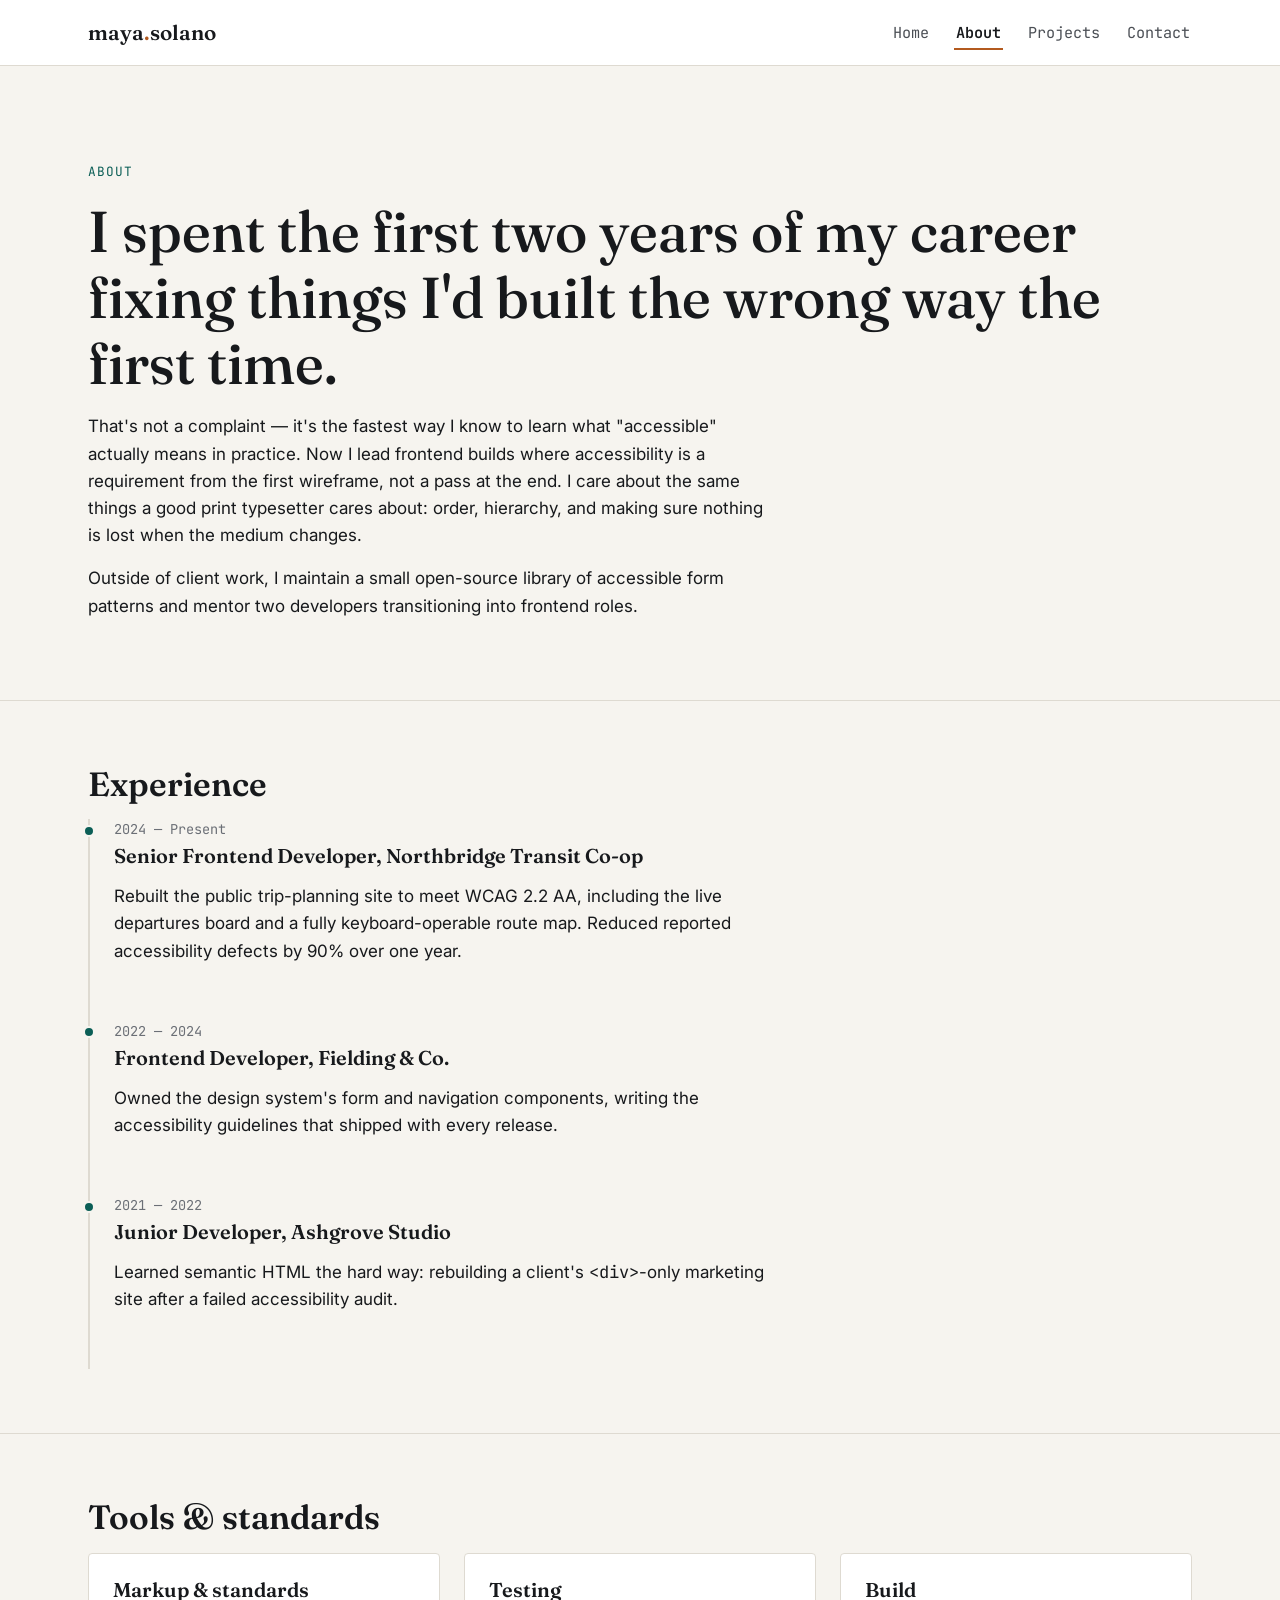
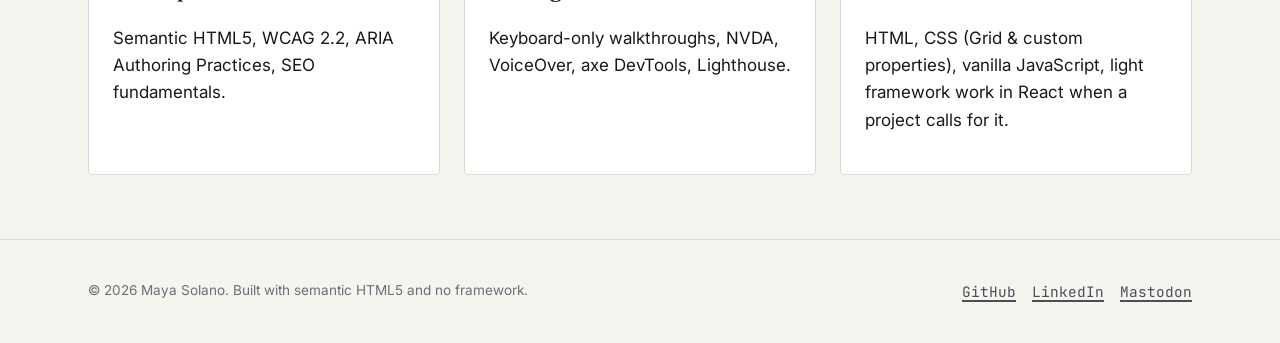
<file: about.html>
<!DOCTYPE html>
<html lang="en">
<head>
  <meta charset="UTF-8" />
  <meta name="viewport" content="width=device-width, initial-scale=1.0" />
  <title>About — Maya Solano</title>
  <meta name="description" content="Learn about Maya Solano's background in accessible frontend development, her experience, and the tools and standards she works with." />
  <meta name="keywords" content="accessibility developer bio, WCAG experience, frontend developer background" />
  <meta name="author" content="Maya Solano" />
  <meta name="robots" content="index, follow" />
  <link rel="canonical" href="https://mayasolano.dev/about.html" />

  <meta property="og:type" content="profile" />
  <meta property="og:title" content="About — Maya Solano" />
  <meta property="og:description" content="Background, experience, and working principles of accessibility-focused frontend developer Maya Solano." />
  <meta property="og:url" content="https://mayasolano.dev/about.html" />
  <meta property="og:image" content="https://mayasolano.dev/assets/og-cover.jpg" />

  <meta name="twitter:card" content="summary_large_image" />
  <meta name="twitter:title" content="About — Maya Solano" />
  <meta name="twitter:description" content="Background, experience, and working principles of accessibility-focused frontend developer Maya Solano." />
  <meta name="twitter:image" content="https://mayasolano.dev/assets/og-cover.jpg" />

  <link rel="icon" href="data:image/svg+xml,<svg xmlns=%22http://www.w3.org/2000/svg%22 viewBox=%220 0 32 32%22><rect width=%2232%22 height=%2232%22 rx=%226%22 fill=%22%2317191c%22/><text x=%2216%22 y=%2222%22 font-size=%2216%22 fill=%22%23f6f4ef%22 text-anchor=%22middle%22 font-family=%22Georgia,serif%22>M</text></svg>" />

  <link rel="preconnect" href="https://fonts.googleapis.com" />
  <link rel="preconnect" href="https://fonts.gstatic.com" crossorigin />
  <link href="https://fonts.googleapis.com/css2?family=Fraunces:wght@500;600&family=Inter:wght@400;500;600&family=JetBrains+Mono:wght@400;700&display=swap" rel="stylesheet" />
  <link rel="stylesheet" href="style.css" />
</head>
<body>
  <a class="skip-link" href="#main-content">Skip to main content</a>

  <header class="site-header">
    <div class="wrap">
      <a class="logo-mark" href="index.html">maya<span>.</span>solano</a>
      <nav class="primary-nav" aria-label="Primary">
        <ul>
          <li><a href="index.html">Home</a></li>
          <li><a href="about.html" aria-current="page">About</a></li>
          <li><a href="projects.html">Projects</a></li>
          <li><a href="contact.html">Contact</a></li>
        </ul>
      </nav>
    </div>
  </header>

  <main id="main-content">
    <section class="section" aria-labelledby="about-heading" style="padding-top: var(--space-6);">
      <div class="wrap">
        <p class="eyebrow">About</p>
        <h1 id="about-heading">I spent the first two years of my career fixing things I'd built the wrong way the first time.</h1>
        <p>That's not a complaint — it's the fastest way I know to learn what "accessible" actually means in practice. Now I lead frontend builds where accessibility is a requirement from the first wireframe, not a pass at the end. I care about the same things a good print typesetter cares about: order, hierarchy, and making sure nothing is lost when the medium changes.</p>
        <p>Outside of client work, I maintain a small open-source library of accessible form patterns and mentor two developers transitioning into frontend roles.</p>
      </div>
    </section>

    <section class="section" aria-labelledby="experience-heading">
      <div class="wrap">
        <h2 id="experience-heading">Experience</h2>
        <ol class="timeline">
          <li>
            <article aria-labelledby="job-1">
              <time datetime="2024">2024 — Present</time>
              <h3 id="job-1">Senior Frontend Developer, Northbridge Transit Co-op</h3>
              <p>Rebuilt the public trip-planning site to meet WCAG 2.2 AA, including the live departures board and a fully keyboard-operable route map. Reduced reported accessibility defects by 90% over one year.</p>
            </article>
          </li>
          <li>
            <article aria-labelledby="job-2">
              <time datetime="2022">2022 — 2024</time>
              <h3 id="job-2">Frontend Developer, Fielding &amp; Co.</h3>
              <p>Owned the design system's form and navigation components, writing the accessibility guidelines that shipped with every release.</p>
            </article>
          </li>
          <li>
            <article aria-labelledby="job-3">
              <time datetime="2021">2021 — 2022</time>
              <h3 id="job-3">Junior Developer, Ashgrove Studio</h3>
              <p>Learned semantic HTML the hard way: rebuilding a client's <code>&lt;div&gt;</code>-only marketing site after a failed accessibility audit.</p>
            </article>
          </li>
        </ol>
      </div>
    </section>

    <section class="section" aria-labelledby="skills-heading">
      <div class="wrap">
        <h2 id="skills-heading">Tools &amp; standards</h2>
        <div class="grid grid--skills">
          <div class="card">
            <h3>Markup &amp; standards</h3>
            <p>Semantic HTML5, WCAG 2.2, ARIA Authoring Practices, SEO fundamentals.</p>
          </div>
          <div class="card">
            <h3>Testing</h3>
            <p>Keyboard-only walkthroughs, NVDA, VoiceOver, axe DevTools, Lighthouse.</p>
          </div>
          <div class="card">
            <h3>Build</h3>
            <p>HTML, CSS (Grid &amp; custom properties), vanilla JavaScript, light framework work in React when a project calls for it.</p>
          </div>
        </div>
      </div>
    </section>
  </main>

  <footer class="site-footer">
    <div class="wrap">
      <p class="footer-note">© 2026 Maya Solano. Built with semantic HTML5 and no framework.</p>
      <nav class="social-nav" aria-label="Social media">
        <ul>
          <li><a href="https://github.com/mayasolano">GitHub</a></li>
          <li><a href="https://www.linkedin.com/in/mayasolano">LinkedIn</a></li>
          <li><a href="https://mastodon.social/@mayasolano">Mastodon</a></li>
        </ul>
      </nav>
    </div>
  </footer>
</body>
</html>
</file>
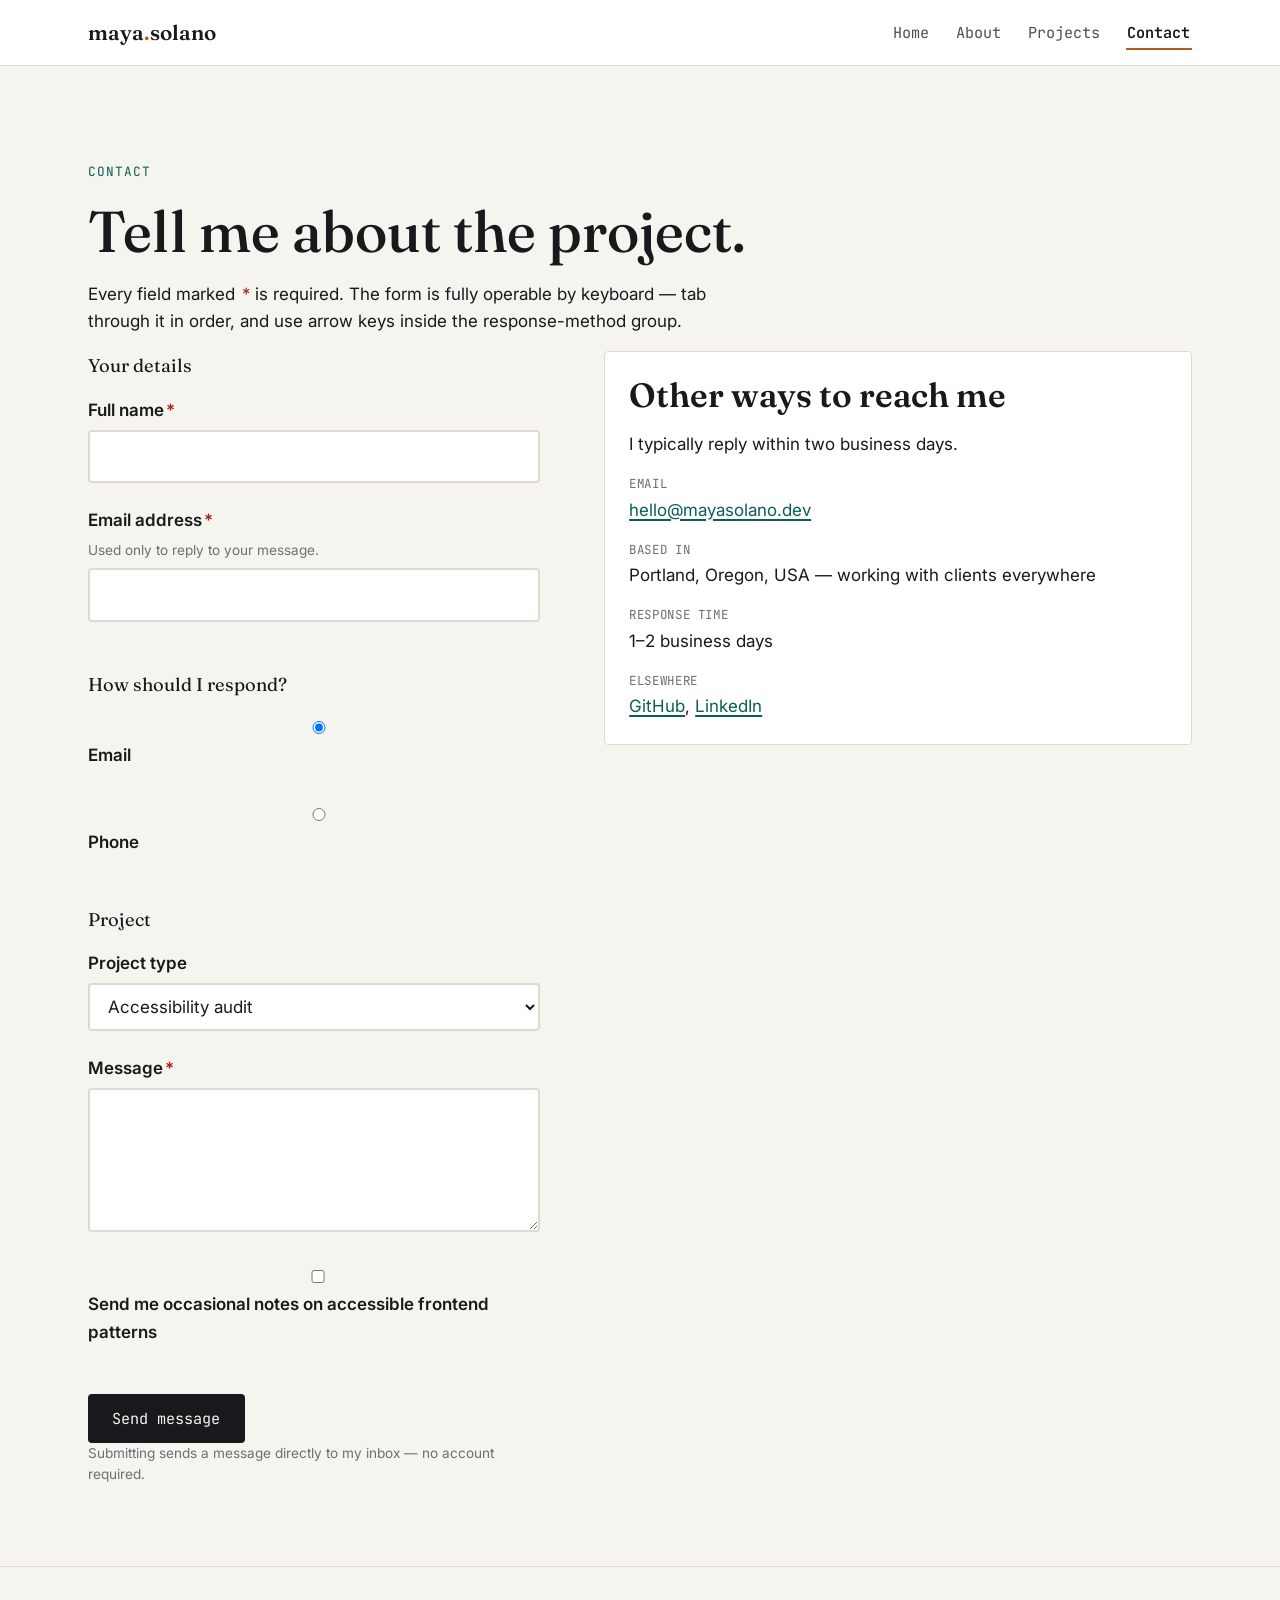
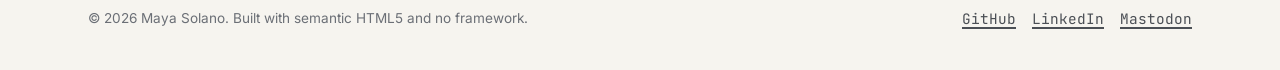
<file: contact.html>
<!DOCTYPE html>
<html lang="en">
<head>
  <meta charset="UTF-8" />
  <meta name="viewport" content="width=device-width, initial-scale=1.0" />
  <title>Contact — Maya Solano</title>
  <meta name="description" content="Get in touch with Maya Solano about frontend development, accessibility audits, or WCAG consulting work." />
  <meta name="keywords" content="contact accessibility developer, hire frontend developer, WCAG consulting" />
  <meta name="author" content="Maya Solano" />
  <meta name="robots" content="index, follow" />
  <link rel="canonical" href="https://mayasolano.dev/contact.html" />

  <meta property="og:type" content="website" />
  <meta property="og:title" content="Contact — Maya Solano" />
  <meta property="og:description" content="Get in touch about frontend development, accessibility audits, or WCAG consulting work." />
  <meta property="og:url" content="https://mayasolano.dev/contact.html" />
  <meta property="og:image" content="https://mayasolano.dev/assets/og-cover.jpg" />

  <meta name="twitter:card" content="summary_large_image" />
  <meta name="twitter:title" content="Contact — Maya Solano" />
  <meta name="twitter:description" content="Get in touch about frontend development, accessibility audits, or WCAG consulting work." />
  <meta name="twitter:image" content="https://mayasolano.dev/assets/og-cover.jpg" />

  <link rel="icon" href="data:image/svg+xml,<svg xmlns=%22http://www.w3.org/2000/svg%22 viewBox=%220 0 32 32%22><rect width=%2232%22 height=%2232%22 rx=%226%22 fill=%22%2317191c%22/><text x=%2216%22 y=%2222%22 font-size=%2216%22 fill=%22%23f6f4ef%22 text-anchor=%22middle%22 font-family=%22Georgia,serif%22>M</text></svg>" />

  <link rel="preconnect" href="https://fonts.googleapis.com" />
  <link rel="preconnect" href="https://fonts.gstatic.com" crossorigin />
  <link href="https://fonts.googleapis.com/css2?family=Fraunces:wght@500;600&family=Inter:wght@400;500;600&family=JetBrains+Mono:wght@400;700&display=swap" rel="stylesheet" />
  <link rel="stylesheet" href="style.css" />
</head>
<body>
  <a class="skip-link" href="#main-content">Skip to main content</a>

  <header class="site-header">
    <div class="wrap">
      <a class="logo-mark" href="index.html">maya<span>.</span>solano</a>
      <nav class="primary-nav" aria-label="Primary">
        <ul>
          <li><a href="index.html">Home</a></li>
          <li><a href="about.html">About</a></li>
          <li><a href="projects.html">Projects</a></li>
          <li><a href="contact.html" aria-current="page">Contact</a></li>
        </ul>
      </nav>
    </div>
  </header>

  <main id="main-content">
    <section class="section" aria-labelledby="contact-heading" style="padding-top: var(--space-6);">
      <div class="wrap">
        <p class="eyebrow">Contact</p>
        <h1 id="contact-heading">Tell me about the project.</h1>
        <p>Every field marked <span class="required-flag" aria-hidden="true">*</span><span class="visually-hidden">required</span> is required. The form is fully operable by keyboard — tab through it in order, and use arrow keys inside the response-method group.</p>

        <div class="contact-layout">
          <form class="contact-form" id="contact-form" novalidate>
            <div
              id="form-summary"
              class="error-text"
              role="alert"
              aria-live="assertive"
              tabindex="-1"
              style="display: none;"
            ></div>

            <div
              id="form-success"
              class="form-note"
              role="status"
              aria-live="polite"
            ></div>

            <fieldset>
              <legend>Your details</legend>

              <div class="form-field" id="field-name">
                <label for="name">Full name<span class="required-flag" aria-hidden="true">*</span></label>
                <input
                  type="text"
                  id="name"
                  name="name"
                  autocomplete="name"
                  required
                  aria-required="true"
                  aria-describedby="name-error"
                />
                <span class="error-text" id="name-error">Enter your full name.</span>
              </div>

              <div class="form-field" id="field-email">
                <label for="email">Email address<span class="required-flag" aria-hidden="true">*</span></label>
                <span class="hint" id="email-hint">Used only to reply to your message.</span>
                <input
                  type="email"
                  id="email"
                  name="email"
                  autocomplete="email"
                  required
                  aria-required="true"
                  aria-describedby="email-hint email-error"
                />
                <span class="error-text" id="email-error">Enter a valid email address.</span>
              </div>
            </fieldset>

            <fieldset>
              <legend>How should I respond?</legend>
              <div class="form-field" role="radiogroup" aria-labelledby="respond-legend">
                <span id="respond-legend" class="visually-hidden">Preferred response method</span>
                <p>
                  <label>
                    <input type="radio" name="respond-method" value="email" checked />
                    Email
                  </label>
                  &nbsp;&nbsp;
                  <label>
                    <input type="radio" name="respond-method" value="phone" />
                    Phone
                  </label>
                </p>
              </div>
            </fieldset>

            <fieldset>
              <legend>Project</legend>

              <div class="form-field" id="field-type">
                <label for="project-type">Project type</label>
                <select id="project-type" name="project-type">
                  <option value="audit">Accessibility audit</option>
                  <option value="build">New site build</option>
                  <option value="consulting">Ongoing consulting</option>
                  <option value="other">Something else</option>
                </select>
              </div>

              <div class="form-field" id="field-message">
                <label for="message">Message<span class="required-flag" aria-hidden="true">*</span></label>
                <textarea
                  id="message"
                  name="message"
                  required
                  aria-required="true"
                  aria-describedby="message-error"
                ></textarea>
                <span class="error-text" id="message-error">Tell me a little about the project.</span>
              </div>

              <div class="form-field">
                <label>
                  <input type="checkbox" name="newsletter" value="yes" />
                  Send me occasional notes on accessible frontend patterns
                </label>
              </div>
            </fieldset>

            <button class="button" type="submit">Send message</button>
            <p class="form-note">Submitting sends a message directly to my inbox — no account required.</p>
          </form>

          <aside class="contact-info" aria-labelledby="other-ways-heading">
            <h2 id="other-ways-heading">Other ways to reach me</h2>
            <p>I typically reply within two business days.</p>
            <dl>
              <dt>Email</dt>
              <dd><a href="mailto:hello@mayasolano.dev">hello@mayasolano.dev</a></dd>

              <dt>Based in</dt>
              <dd>Portland, Oregon, USA — working with clients everywhere</dd>

              <dt>Response time</dt>
              <dd>1–2 business days</dd>

              <dt>Elsewhere</dt>
              <dd>
                <a href="https://github.com/mayasolano">GitHub</a>,
                <a href="https://www.linkedin.com/in/mayasolano">LinkedIn</a>
              </dd>
            </dl>
          </aside>
        </div>
      </div>
    </section>
  </main>

  <footer class="site-footer">
    <div class="wrap">
      <p class="footer-note">© 2026 Maya Solano. Built with semantic HTML5 and no framework.</p>
      <nav class="social-nav" aria-label="Social media">
        <ul>
          <li><a href="https://github.com/mayasolano">GitHub</a></li>
          <li><a href="https://www.linkedin.com/in/mayasolano">LinkedIn</a></li>
          <li><a href="https://mastodon.social/@mayasolano">Mastodon</a></li>
        </ul>
      </nav>
    </div>
  </footer>

  <script>
    (function () {
      var form = document.getElementById("contact-form");
      var summary = document.getElementById("form-summary");
      var success = document.getElementById("form-success");

      var fields = [
        { id: "name", wrapper: "field-name" },
        { id: "email", wrapper: "field-email" },
        { id: "message", wrapper: "field-message" }
      ];

      form.addEventListener("submit", function (event) {
        event.preventDefault();
        success.textContent = "";

        var errors = [];

        fields.forEach(function (field) {
          var input = document.getElementById(field.id);
          var wrapper = document.getElementById(field.wrapper);
          var isValid = input.checkValidity();
          wrapper.classList.toggle("has-error", !isValid);
          if (!isValid) {
            errors.push({ id: field.id, label: wrapper.querySelector("label").textContent.replace("*", "").trim() });
          }
        });

        if (errors.length > 0) {
          var list = errors
            .map(function (e) {
              return e.label;
            })
            .join(", ");
          summary.textContent = "Please fix the following before sending: " + list + ".";
          summary.style.display = "block";
          summary.focus();
        } else {
          summary.style.display = "none";
          summary.textContent = "";
          success.textContent = "Thanks — your message has been sent. I'll reply within two business days.";
          form.reset();
        }
      });
    })();
  </script>
</body>
</html>
</file>
<file: style.css>
/* =========================================================
   Maya Solano — Portfolio
   Design tokens
   ========================================================= */
:root {
  --color-paper: #f6f4ef;
  --color-paper-raised: #ffffff;
  --color-ink: #17191c;
  --color-ink-soft: #4b4f55;
  --color-muted: #6b6f76;
  --color-teal: #0b5e56;
  --color-teal-dark: #073f3a;
  --color-teal-tint: #e3ede9;
  --color-amber: #b35a1f;
  --color-amber-tint: #f5e6d8;
  --color-border: #dedad1;
  --color-error: #a3241a;
  --color-error-tint: #fbeae8;

  --font-display: "Fraunces", "Iowan Old Style", Georgia, serif;
  --font-body: "Inter", -apple-system, BlinkMacSystemFont, "Segoe UI", sans-serif;
  --font-mono: "JetBrains Mono", "SFMono-Regular", Consolas, monospace;

  --space-1: 0.5rem;
  --space-2: 1rem;
  --space-3: 1.5rem;
  --space-4: 2.5rem;
  --space-5: 4rem;
  --space-6: 6rem;

  --max-width: 72rem;
  --radius: 4px;
  --border-thin: 1px solid var(--color-border);
}

/* =========================================================
   Reset & base
   ========================================================= */
*,
*::before,
*::after {
  box-sizing: border-box;
}

html {
  scroll-behavior: smooth;
}

@media (prefers-reduced-motion: reduce) {
  html {
    scroll-behavior: auto;
  }
  *,
  *::before,
  *::after {
    animation-duration: 0.01ms !important;
    animation-iteration-count: 1 !important;
    transition-duration: 0.01ms !important;
  }
}

body {
  margin: 0;
  background-color: var(--color-paper);
  color: var(--color-ink);
  font-family: var(--font-body);
  font-size: 1.0625rem;
  line-height: 1.6;
  -webkit-font-smoothing: antialiased;
}

img {
  max-width: 100%;
  display: block;
}

h1,
h2,
h3,
h4 {
  font-family: var(--font-display);
  font-weight: 600;
  line-height: 1.15;
  color: var(--color-ink);
  margin: 0 0 var(--space-2);
}

h1 {
  font-size: clamp(2.4rem, 5vw, 3.6rem);
  font-weight: 500;
}

h2 {
  font-size: clamp(1.6rem, 3vw, 2.1rem);
}

h3 {
  font-size: 1.25rem;
}

p {
  margin: 0 0 var(--space-2);
  max-width: 62ch;
}

a {
  color: var(--color-teal);
  text-decoration-thickness: 1.5px;
  text-underline-offset: 3px;
}

a:hover {
  color: var(--color-teal-dark);
}

ul,
ol {
  padding-left: 1.25rem;
}

code,
kbd,
.mono {
  font-family: var(--font-mono);
}

kbd {
  background: var(--color-ink);
  color: var(--color-paper);
  padding: 0.1rem 0.45rem;
  border-radius: 3px;
  font-size: 0.85em;
}

/* =========================================================
   Signature accessible focus system
   Every interactive element gets a deliberate, high-contrast
   "annotation" focus ring — thick, offset, amber — so keyboard
   navigation is never ambiguous.
   ========================================================= */
a,
button,
input,
select,
textarea,
[tabindex] {
  outline: none;
}

a:focus-visible,
button:focus-visible,
input:focus-visible,
select:focus-visible,
textarea:focus-visible,
[tabindex]:focus-visible,
.skip-link:focus {
  outline: 3px solid var(--color-amber);
  outline-offset: 3px;
  border-radius: 2px;
  box-shadow: 0 0 0 6px var(--color-amber-tint);
}

/* =========================================================
   Skip link
   ========================================================= */
.skip-link {
  position: absolute;
  left: var(--space-2);
  top: -4rem;
  background: var(--color-ink);
  color: var(--color-paper);
  padding: 0.75rem 1.25rem;
  border-radius: var(--radius);
  z-index: 100;
  font-family: var(--font-mono);
  font-size: 0.9rem;
  transition: top 0.15s ease;
  text-decoration: none;
}

.skip-link:focus {
  top: var(--space-2);
}

/* =========================================================
   Utility
   ========================================================= */
.visually-hidden {
  position: absolute;
  width: 1px;
  height: 1px;
  padding: 0;
  margin: -1px;
  overflow: hidden;
  clip: rect(0, 0, 0, 0);
  white-space: nowrap;
  border: 0;
}

.wrap {
  max-width: var(--max-width);
  margin-inline: auto;
  padding-inline: var(--space-3);
}

.eyebrow {
  font-family: var(--font-mono);
  font-size: 0.8rem;
  letter-spacing: 0.08em;
  text-transform: uppercase;
  color: var(--color-teal);
}

.button {
  display: inline-flex;
  align-items: center;
  gap: 0.5rem;
  font-family: var(--font-mono);
  font-size: 0.95rem;
  padding: 0.75rem 1.4rem;
  border-radius: var(--radius);
  border: 2px solid var(--color-ink);
  background: var(--color-ink);
  color: var(--color-paper);
  text-decoration: none;
  cursor: pointer;
}

.button:hover {
  background: var(--color-teal-dark);
  border-color: var(--color-teal-dark);
  color: #fff;
}

.button--ghost {
  background: transparent;
  color: var(--color-ink);
}

.button--ghost:hover {
  background: var(--color-ink);
  color: var(--color-paper);
}

/* =========================================================
   Site header / primary nav
   ========================================================= */
.site-header {
  border-bottom: var(--border-thin);
  background: var(--color-paper-raised);
  position: sticky;
  top: 0;
  z-index: 10;
}

.site-header .wrap {
  display: flex;
  align-items: center;
  justify-content: space-between;
  padding-block: var(--space-2);
  gap: var(--space-3);
}

.logo-mark {
  font-family: var(--font-display);
  font-size: 1.3rem;
  font-weight: 600;
  color: var(--color-ink);
  text-decoration: none;
  white-space: nowrap;
}

.logo-mark span {
  color: var(--color-amber);
}

.primary-nav ul {
  list-style: none;
  display: flex;
  gap: var(--space-3);
  margin: 0;
  padding: 0;
  font-family: var(--font-mono);
  font-size: 0.95rem;
}

.primary-nav a {
  color: var(--color-ink-soft);
  text-decoration: none;
  padding: 0.35rem 0.1rem;
  border-bottom: 2px solid transparent;
}

.primary-nav a:hover {
  color: var(--color-teal);
}

.primary-nav a[aria-current="page"] {
  color: var(--color-ink);
  border-bottom-color: var(--color-amber);
  font-weight: 600;
}

/* =========================================================
   Hero
   ========================================================= */
.hero {
  padding-block: var(--space-6) var(--space-5);
  border-bottom: var(--border-thin);
}

.hero .wrap {
  display: grid;
  grid-template-columns: 1.2fr 1fr;
  gap: var(--space-5);
  align-items: start;
}

.hero__intro p {
  font-size: 1.15rem;
  color: var(--color-ink-soft);
}

.hero__actions {
  display: flex;
  gap: var(--space-2);
  margin-top: var(--space-3);
  flex-wrap: wrap;
}

/* Tab-order path — the page's signature element.
   A literal, honest map of this page's real keyboard
   navigation sequence. */
.tab-path {
  background: var(--color-paper-raised);
  border: var(--border-thin);
  border-radius: var(--radius);
  padding: var(--space-3);
}

.tab-path h2 {
  font-family: var(--font-mono);
  text-transform: uppercase;
  font-size: 0.85rem;
  letter-spacing: 0.06em;
  color: var(--color-muted);
  margin-bottom: var(--space-2);
}

.tab-path ol {
  list-style: none;
  margin: 0;
  padding: 0;
  border-left: 2px dashed var(--color-border);
  margin-left: 0.6rem;
}

.tab-path li {
  position: relative;
  padding: 0.4rem 0 0.4rem 1.4rem;
  font-family: var(--font-mono);
  font-size: 0.92rem;
  color: var(--color-ink-soft);
}

.tab-path li::before {
  content: counter(step);
  counter-increment: step;
  position: absolute;
  left: -0.85rem;
  top: 0.3rem;
  width: 1.5rem;
  height: 1.5rem;
  background: var(--color-amber);
  color: #fff;
  border-radius: 50%;
  display: flex;
  align-items: center;
  justify-content: center;
  font-size: 0.75rem;
  font-weight: 700;
}

.tab-path ol {
  counter-reset: step;
}

/* =========================================================
   Generic section rhythm
   ========================================================= */
.section {
  padding-block: var(--space-5);
  border-bottom: var(--border-thin);
}

.section:last-of-type {
  border-bottom: none;
}

.section__heading {
  display: flex;
  align-items: baseline;
  justify-content: space-between;
  gap: var(--space-2);
  margin-bottom: var(--space-3);
  flex-wrap: wrap;
}

.section__heading p {
  color: var(--color-muted);
  margin: 0;
}

/* =========================================================
   Cards / grids (projects, skills)
   ========================================================= */
.grid {
  display: grid;
  gap: var(--space-3);
}

.grid--projects {
  grid-template-columns: repeat(auto-fit, minmax(19rem, 1fr));
}

.grid--skills {
  grid-template-columns: repeat(auto-fit, minmax(14rem, 1fr));
}

.card {
  background: var(--color-paper-raised);
  border: var(--border-thin);
  border-radius: var(--radius);
  padding: var(--space-3);
  display: flex;
  flex-direction: column;
  gap: var(--space-1);
}

.card figure {
  margin: calc(var(--space-3) * -1) calc(var(--space-3) * -1) var(--space-2);
}

.card img {
  width: 100%;
  aspect-ratio: 16 / 9;
  object-fit: cover;
  border-radius: var(--radius) var(--radius) 0 0;
  background: var(--color-teal-tint);
}

.tag-list {
  list-style: none;
  display: flex;
  flex-wrap: wrap;
  gap: 0.4rem;
  padding: 0;
  margin: var(--space-1) 0 0;
}

.tag-list li {
  font-family: var(--font-mono);
  font-size: 0.78rem;
  background: var(--color-teal-tint);
  color: var(--color-teal-dark);
  padding: 0.2rem 0.6rem;
  border-radius: 999px;
}

.card__links {
  margin-top: var(--space-2);
  display: flex;
  gap: var(--space-2);
  font-family: var(--font-mono);
  font-size: 0.9rem;
}

/* =========================================================
   Timeline (About page)
   ========================================================= */
.timeline {
  list-style: none;
  margin: 0;
  padding: 0;
  border-left: 2px solid var(--color-border);
}

.timeline li {
  padding: 0 0 var(--space-4) var(--space-3);
  position: relative;
}

.timeline li::before {
  content: "";
  position: absolute;
  left: -7px;
  top: 0.35rem;
  width: 12px;
  height: 12px;
  border-radius: 50%;
  background: var(--color-teal);
  border: 2px solid var(--color-paper);
}

.timeline time {
  font-family: var(--font-mono);
  font-size: 0.85rem;
  color: var(--color-muted);
  display: block;
  margin-bottom: 0.2rem;
}

/* =========================================================
   Forms (Contact page)
   ========================================================= */
.contact-layout {
  display: grid;
  grid-template-columns: 1fr 1.3fr;
  gap: var(--space-5);
  align-items: start;
}

.contact-form fieldset {
  border: none;
  padding: 0;
  margin: 0 0 var(--space-3);
}

.contact-form legend {
  font-family: var(--font-display);
  font-size: 1.15rem;
  margin-bottom: var(--space-2);
  padding: 0;
}

.form-field {
  margin-bottom: var(--space-3);
}

.form-field label {
  display: block;
  font-weight: 600;
  margin-bottom: 0.35rem;
}

.form-field .hint {
  display: block;
  color: var(--color-muted);
  font-size: 0.85rem;
  margin-bottom: 0.4rem;
}

.form-field input,
.form-field textarea,
.form-field select {
  width: 100%;
  font: inherit;
  padding: 0.7rem 0.85rem;
  border: 2px solid var(--color-border);
  border-radius: var(--radius);
  background: var(--color-paper-raised);
  color: var(--color-ink);
}

.form-field input:focus-visible,
.form-field textarea:focus-visible,
.form-field select:focus-visible {
  border-color: var(--color-amber);
}

.form-field textarea {
  min-height: 9rem;
  resize: vertical;
}

.required-flag {
  color: var(--color-error);
  margin-left: 0.15rem;
}

.form-field.has-error input,
.form-field.has-error textarea {
  border-color: var(--color-error);
}

.error-text {
  color: var(--color-error);
  background: var(--color-error-tint);
  font-size: 0.85rem;
  padding: 0.4rem 0.6rem;
  border-radius: var(--radius);
  margin-top: 0.4rem;
  display: none;
}

.form-field.has-error .error-text {
  display: block;
}

.form-note {
  font-size: 0.85rem;
  color: var(--color-muted);
}

.contact-info {
  background: var(--color-paper-raised);
  border: var(--border-thin);
  border-radius: var(--radius);
  padding: var(--space-3);
}

.contact-info dl {
  margin: var(--space-2) 0 0;
}

.contact-info dt {
  font-family: var(--font-mono);
  font-size: 0.78rem;
  text-transform: uppercase;
  letter-spacing: 0.05em;
  color: var(--color-muted);
  margin-top: var(--space-2);
}

.contact-info dd {
  margin: 0.15rem 0 0;
}

/* =========================================================
   Footer
   ========================================================= */
.site-footer {
  padding-block: var(--space-4);
  border-top: var(--border-thin);
}

.site-footer .wrap {
  display: flex;
  justify-content: space-between;
  align-items: center;
  flex-wrap: wrap;
  gap: var(--space-2);
}

.social-nav ul {
  list-style: none;
  display: flex;
  gap: var(--space-2);
  margin: 0;
  padding: 0;
  font-family: var(--font-mono);
  font-size: 0.9rem;
}

.social-nav a {
  color: var(--color-ink-soft);
}

.footer-note {
  font-size: 0.85rem;
  color: var(--color-muted);
  margin: 0;
}

/* =========================================================
   Responsive
   ========================================================= */
@media (max-width: 60rem) {
  .hero .wrap,
  .contact-layout {
    grid-template-columns: 1fr;
  }
}

@media (max-width: 40rem) {
  .site-header .wrap {
    flex-direction: column;
    align-items: flex-start;
    gap: var(--space-1);
  }

  .primary-nav ul {
    gap: var(--space-2);
    flex-wrap: wrap;
  }
}
</file>
